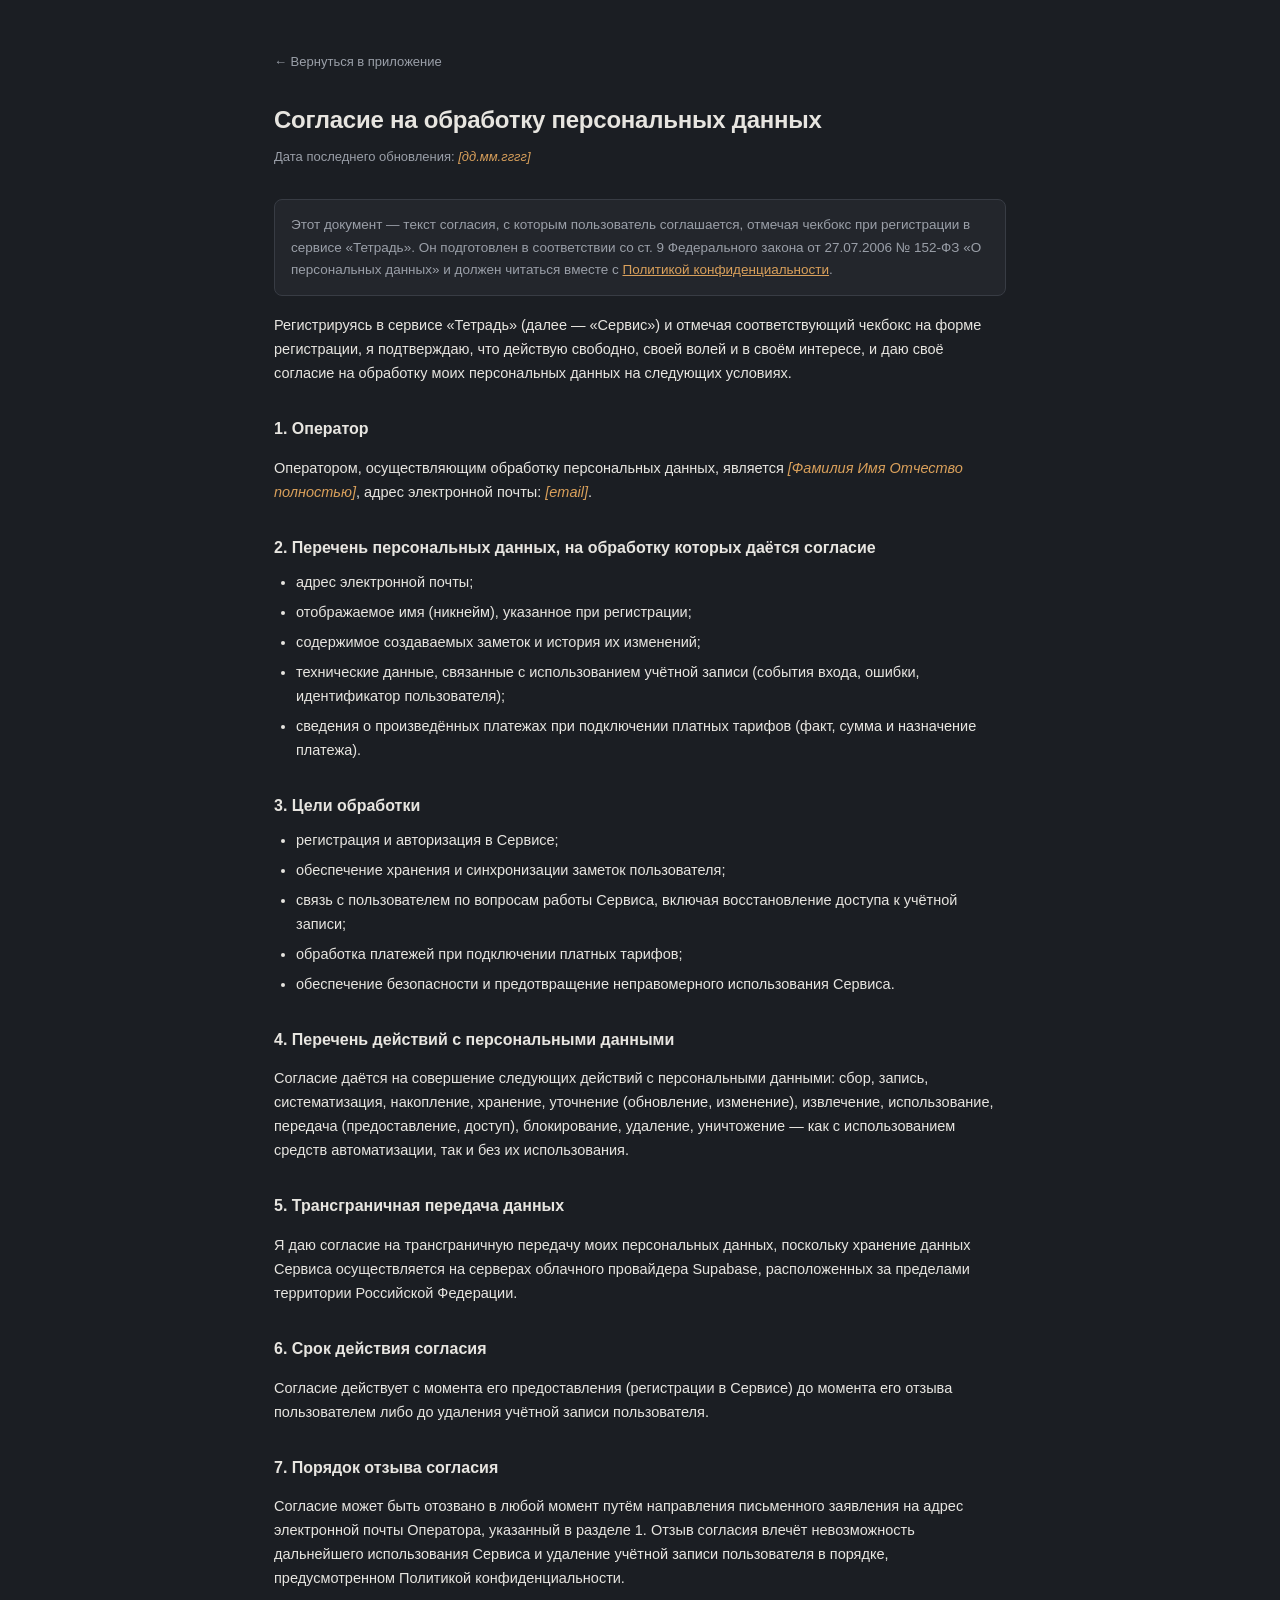
<file: consent.html>
<!DOCTYPE html>
<html lang="ru">
<head>
<meta charset="UTF-8">
<meta name="viewport" content="width=device-width, initial-scale=1.0">
<title>Согласие на обработку персональных данных — Тетрадь</title>
<style>
  :root {
    --bg: #1B1E23;
    --panel: #23262C;
    --line: #383C44;
    --text: #E7E5E0;
    --text-dim: #9A9FA8;
    --accent: #D9A05B;
    --radius: 14px;
    --radius-sm: 8px;
  }
  * { box-sizing: border-box; }
  html, body {
    margin: 0;
    background: var(--bg);
    color: var(--text);
    font-family: 'Ubuntu', -apple-system, BlinkMacSystemFont, "Segoe UI", sans-serif;
    line-height: 1.65;
  }
  .wrap {
    max-width: 780px;
    margin: 0 auto;
    padding: 48px 24px 96px;
  }
  a { color: var(--accent); }
  .back-link {
    display: inline-block;
    margin-bottom: 28px;
    font-size: 13px;
    color: var(--text-dim);
    text-decoration: none;
  }
  .back-link:hover { color: var(--accent); }
  h1 {
    font-size: 24px;
    margin: 0 0 6px;
    letter-spacing: -0.01em;
  }
  .updated {
    color: var(--text-dim);
    font-size: 13px;
    margin: 0 0 32px;
  }
  h2 {
    font-size: 16px;
    margin: 30px 0 10px;
  }
  p, li { font-size: 14.5px; color: var(--text); }
  ul, ol { padding-left: 22px; margin: 10px 0; }
  li { margin-bottom: 6px; }
  .note {
    background: var(--panel);
    border: 1px solid var(--line);
    border-radius: var(--radius-sm);
    padding: 14px 16px;
    font-size: 13.5px;
    color: var(--text-dim);
    margin: 18px 0;
  }
  .placeholder { color: var(--accent); font-style: italic; }
</style>
</head>
<body>
<div class="wrap">
  <a class="back-link" href="index.html">← Вернуться в приложение</a>
  <h1>Согласие на обработку персональных данных</h1>
  <p class="updated">Дата последнего обновления: <span class="placeholder">[дд.мм.гггг]</span></p>

  <div class="note">
    Этот документ — текст согласия, с которым пользователь соглашается, отмечая чекбокс при регистрации в сервисе «Тетрадь». Он подготовлен в соответствии со ст. 9 Федерального закона от 27.07.2006 № 152-ФЗ «О персональных данных» и должен читаться вместе с <a href="privacy.html">Политикой конфиденциальности</a>.
  </div>

  <p>
    Регистрируясь в сервисе «Тетрадь» (далее — «Сервис») и отмечая соответствующий чекбокс на форме регистрации, я подтверждаю, что действую свободно, своей волей и в своём интересе, и даю своё согласие на обработку моих персональных данных на следующих условиях.
  </p>

  <h2>1. Оператор</h2>
  <p>
    Оператором, осуществляющим обработку персональных данных, является <span class="placeholder">[Фамилия Имя Отчество полностью]</span>, адрес электронной почты: <span class="placeholder">[email]</span>.
  </p>

  <h2>2. Перечень персональных данных, на обработку которых даётся согласие</h2>
  <ul>
    <li>адрес электронной почты;</li>
    <li>отображаемое имя (никнейм), указанное при регистрации;</li>
    <li>содержимое создаваемых заметок и история их изменений;</li>
    <li>технические данные, связанные с использованием учётной записи (события входа, ошибки, идентификатор пользователя);</li>
    <li>сведения о произведённых платежах при подключении платных тарифов (факт, сумма и назначение платежа).</li>
  </ul>

  <h2>3. Цели обработки</h2>
  <ul>
    <li>регистрация и авторизация в Сервисе;</li>
    <li>обеспечение хранения и синхронизации заметок пользователя;</li>
    <li>связь с пользователем по вопросам работы Сервиса, включая восстановление доступа к учётной записи;</li>
    <li>обработка платежей при подключении платных тарифов;</li>
    <li>обеспечение безопасности и предотвращение неправомерного использования Сервиса.</li>
  </ul>

  <h2>4. Перечень действий с персональными данными</h2>
  <p>
    Согласие даётся на совершение следующих действий с персональными данными: сбор, запись, систематизация, накопление, хранение, уточнение (обновление, изменение), извлечение, использование, передача (предоставление, доступ), блокирование, удаление, уничтожение — как с использованием средств автоматизации, так и без их использования.
  </p>

  <h2>5. Трансграничная передача данных</h2>
  <p>
    Я даю согласие на трансграничную передачу моих персональных данных, поскольку хранение данных Сервиса осуществляется на серверах облачного провайдера Supabase, расположенных за пределами территории Российской Федерации.
  </p>

  <h2>6. Срок действия согласия</h2>
  <p>
    Согласие действует с момента его предоставления (регистрации в Сервисе) до момента его отзыва пользователем либо до удаления учётной записи пользователя.
  </p>

  <h2>7. Порядок отзыва согласия</h2>
  <p>
    Согласие может быть отозвано в любой момент путём направления письменного заявления на адрес электронной почты Оператора, указанный в разделе 1. Отзыв согласия влечёт невозможность дальнейшего использования Сервиса и удаление учётной записи пользователя в порядке, предусмотренном Политикой конфиденциальности.
  </p>

</div>
</body>
</html>
</file>
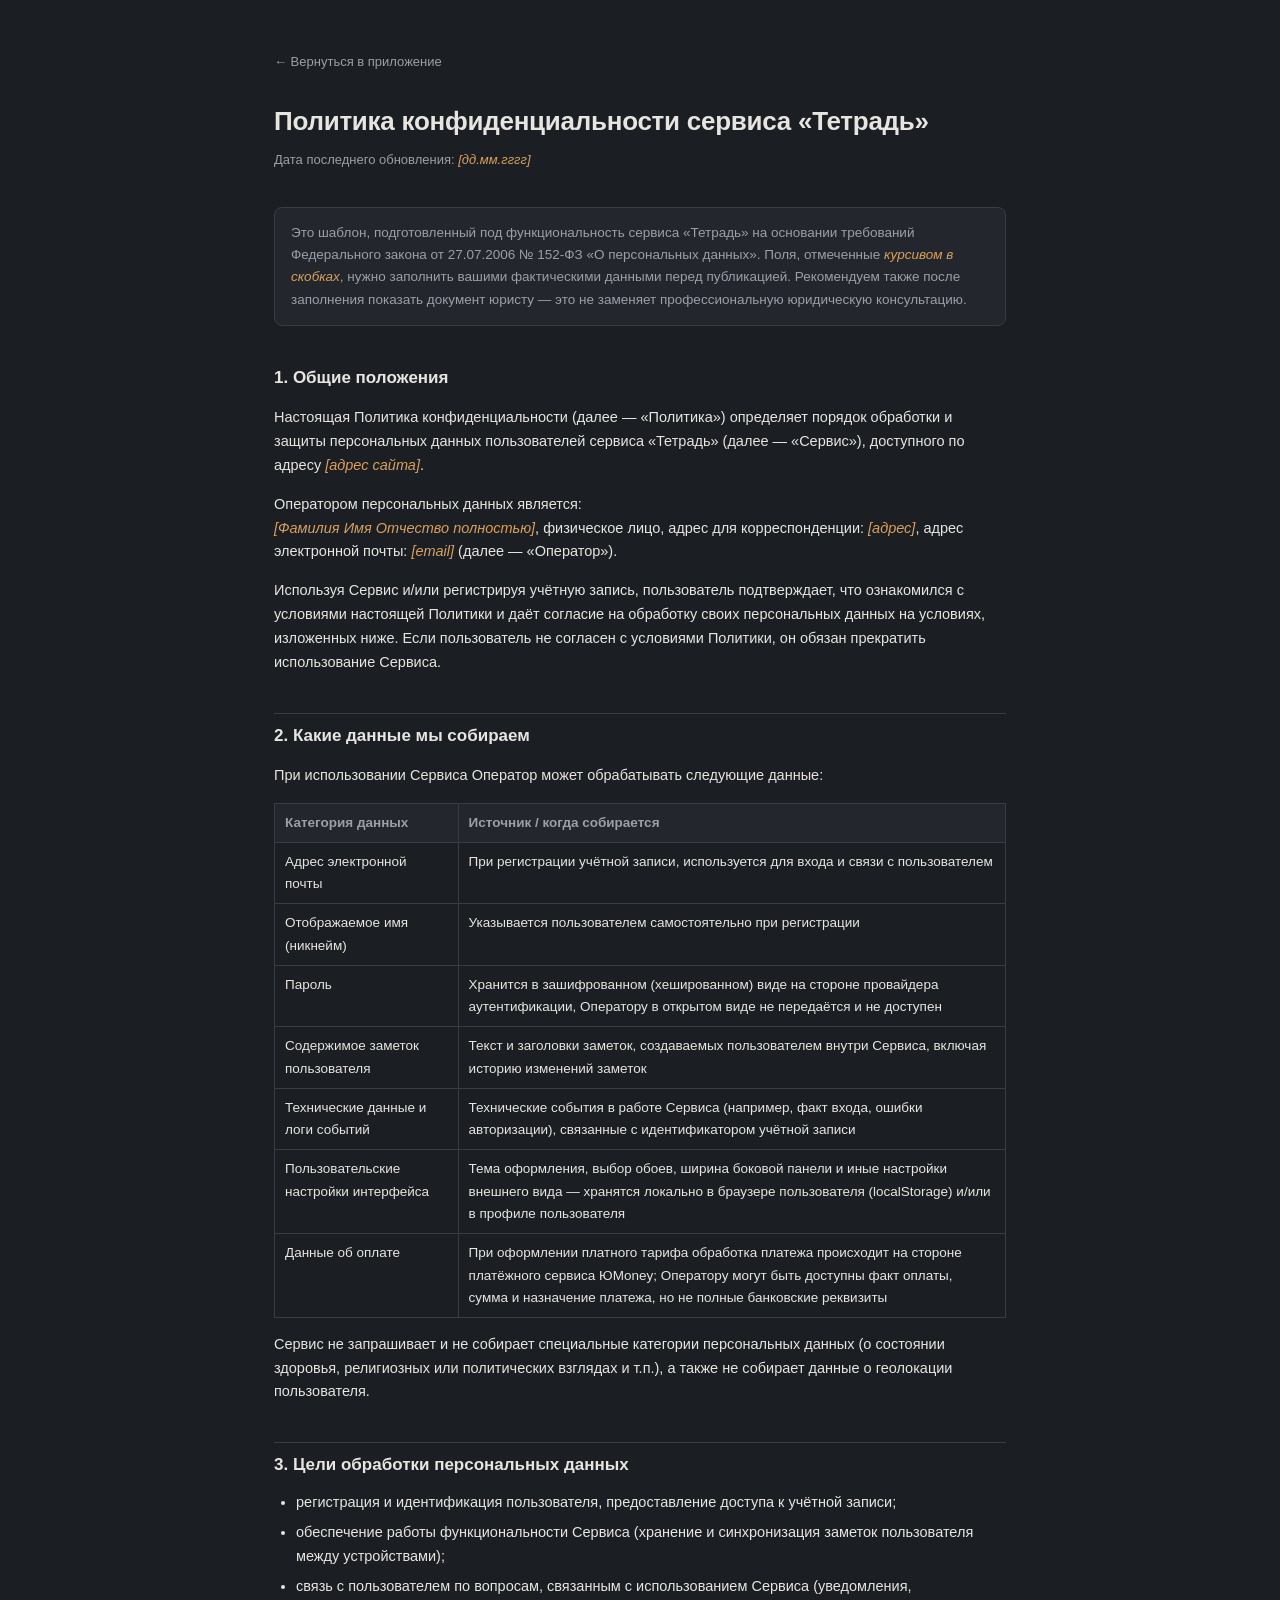
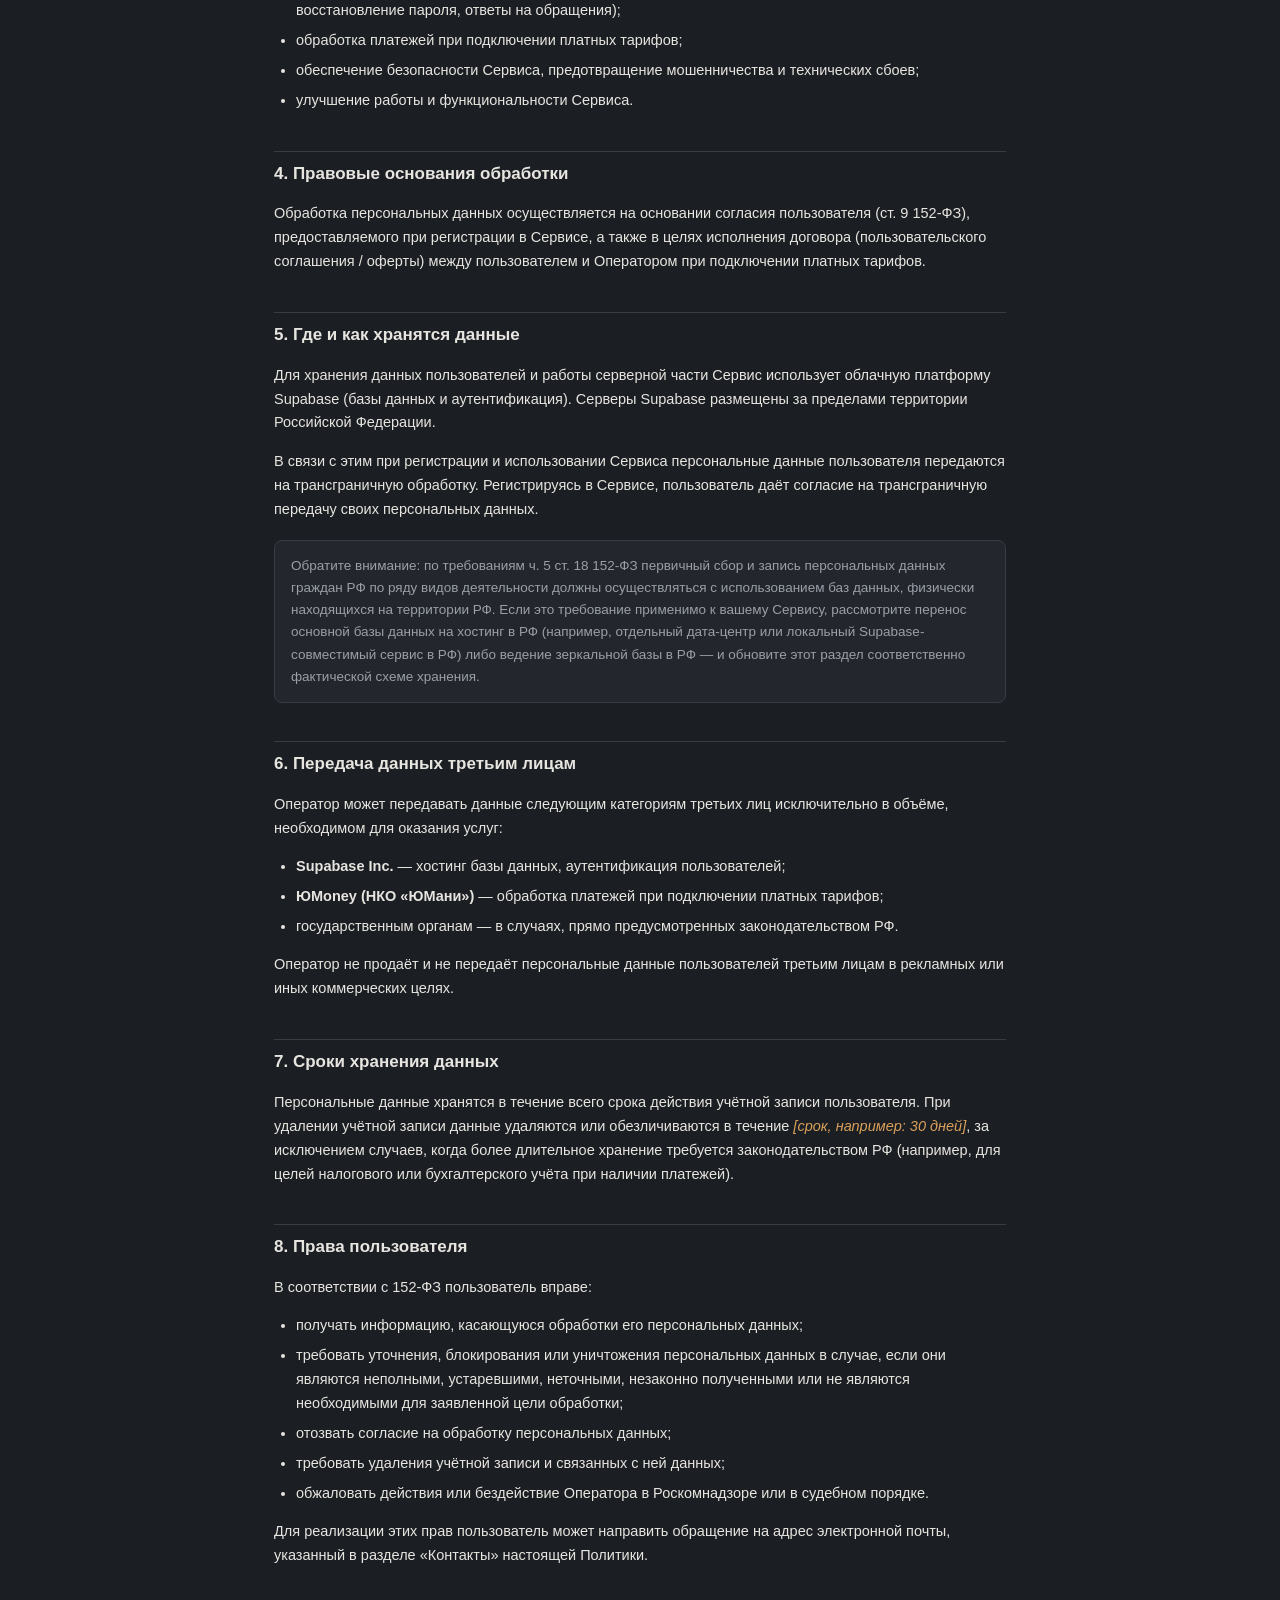
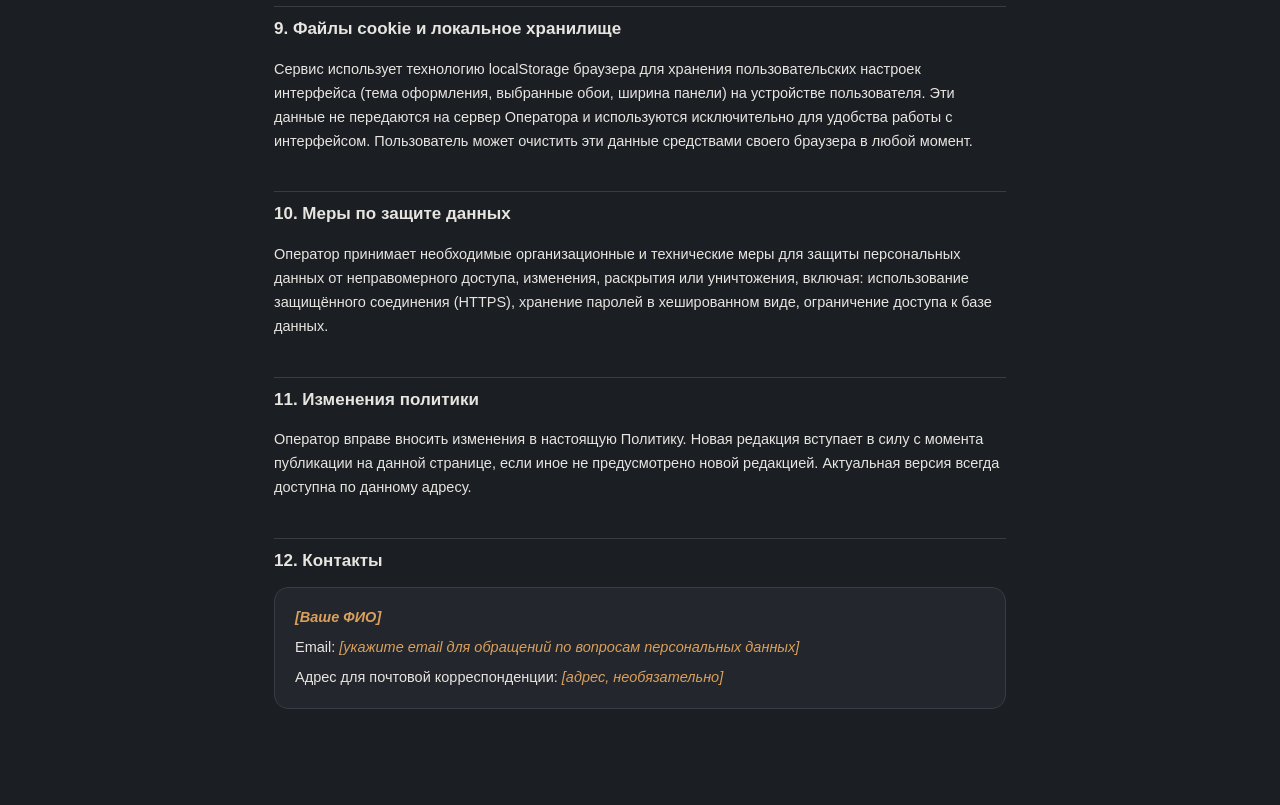
<file: privacy.html>
<!DOCTYPE html>
<html lang="ru">
<head>
<meta charset="UTF-8">
<meta name="viewport" content="width=device-width, initial-scale=1.0">
<title>Политика конфиденциальности — Тетрадь</title>
<style>
  :root {
    --bg: #1B1E23;
    --panel: #23262C;
    --panel-2: #2A2E35;
    --line: #383C44;
    --text: #E7E5E0;
    --text-dim: #9A9FA8;
    --accent: #D9A05B;
    --radius: 14px;
    --radius-sm: 8px;
  }
  * { box-sizing: border-box; }
  html, body {
    margin: 0;
    background: var(--bg);
    color: var(--text);
    font-family: 'Ubuntu', -apple-system, BlinkMacSystemFont, "Segoe UI", sans-serif;
    line-height: 1.65;
  }
  .wrap {
    max-width: 780px;
    margin: 0 auto;
    padding: 48px 24px 96px;
  }
  a { color: var(--accent); }
  .back-link {
    display: inline-block;
    margin-bottom: 28px;
    font-size: 13px;
    color: var(--text-dim);
    text-decoration: none;
  }
  .back-link:hover { color: var(--accent); }
  h1 {
    font-size: 26px;
    margin: 0 0 6px;
    letter-spacing: -0.01em;
  }
  .updated {
    color: var(--text-dim);
    font-size: 13px;
    margin: 0 0 36px;
  }
  h2 {
    font-size: 17px;
    margin: 38px 0 12px;
    padding-top: 8px;
    border-top: 1px solid var(--line);
  }
  h2:first-of-type { border-top: none; padding-top: 0; }
  p, li { font-size: 14.5px; color: var(--text); }
  ul, ol { padding-left: 22px; margin: 10px 0; }
  li { margin-bottom: 6px; }
  .note {
    background: var(--panel);
    border: 1px solid var(--line);
    border-radius: var(--radius-sm);
    padding: 14px 16px;
    font-size: 13.5px;
    color: var(--text-dim);
    margin: 18px 0;
  }
  .placeholder {
    color: var(--accent);
    font-style: italic;
  }
  table {
    width: 100%;
    border-collapse: collapse;
    margin: 14px 0;
    font-size: 13.5px;
  }
  th, td {
    border: 1px solid var(--line);
    padding: 8px 10px;
    text-align: left;
    vertical-align: top;
  }
  th { background: var(--panel); color: var(--text-dim); font-weight: 600; }
  .contacts {
    background: var(--panel);
    border: 1px solid var(--line);
    border-radius: var(--radius);
    padding: 18px 20px;
    margin-top: 12px;
  }
</style>
</head>
<body>
<div class="wrap">
  <a class="back-link" href="index.html">← Вернуться в приложение</a>
  <h1>Политика конфиденциальности сервиса «Тетрадь»</h1>
  <p class="updated">Дата последнего обновления: <span class="placeholder">[дд.мм.гггг]</span></p>

  <div class="note">
    Это шаблон, подготовленный под функциональность сервиса «Тетрадь» на основании требований Федерального закона от 27.07.2006 № 152-ФЗ «О персональных данных». Поля, отмеченные <span class="placeholder">курсивом в скобках</span>, нужно заполнить вашими фактическими данными перед публикацией. Рекомендуем также после заполнения показать документ юристу — это не заменяет профессиональную юридическую консультацию.
  </div>

  <h2>1. Общие положения</h2>
  <p>
    Настоящая Политика конфиденциальности (далее — «Политика») определяет порядок обработки и защиты персональных данных пользователей сервиса «Тетрадь» (далее — «Сервис»), доступного по адресу <span class="placeholder">[адрес сайта]</span>.
  </p>
  <p>
    Оператором персональных данных является:<br>
    <span class="placeholder">[Фамилия Имя Отчество полностью]</span>, физическое лицо, адрес для корреспонденции: <span class="placeholder">[адрес]</span>, адрес электронной почты: <span class="placeholder">[email]</span> (далее — «Оператор»).
  </p>
  <p>
    Используя Сервис и/или регистрируя учётную запись, пользователь подтверждает, что ознакомился с условиями настоящей Политики и даёт согласие на обработку своих персональных данных на условиях, изложенных ниже. Если пользователь не согласен с условиями Политики, он обязан прекратить использование Сервиса.
  </p>

  <h2>2. Какие данные мы собираем</h2>
  <p>При использовании Сервиса Оператор может обрабатывать следующие данные:</p>
  <table>
    <tr><th>Категория данных</th><th>Источник / когда собирается</th></tr>
    <tr><td>Адрес электронной почты</td><td>При регистрации учётной записи, используется для входа и связи с пользователем</td></tr>
    <tr><td>Отображаемое имя (никнейм)</td><td>Указывается пользователем самостоятельно при регистрации</td></tr>
    <tr><td>Пароль</td><td>Хранится в зашифрованном (хешированном) виде на стороне провайдера аутентификации, Оператору в открытом виде не передаётся и не доступен</td></tr>
    <tr><td>Содержимое заметок пользователя</td><td>Текст и заголовки заметок, создаваемых пользователем внутри Сервиса, включая историю изменений заметок</td></tr>
    <tr><td>Технические данные и логи событий</td><td>Технические события в работе Сервиса (например, факт входа, ошибки авторизации), связанные с идентификатором учётной записи</td></tr>
    <tr><td>Пользовательские настройки интерфейса</td><td>Тема оформления, выбор обоев, ширина боковой панели и иные настройки внешнего вида — хранятся локально в браузере пользователя (localStorage) и/или в профиле пользователя</td></tr>
    <tr><td>Данные об оплате</td><td>При оформлении платного тарифа обработка платежа происходит на стороне платёжного сервиса ЮMoney; Оператору могут быть доступны факт оплаты, сумма и назначение платежа, но не полные банковские реквизиты</td></tr>
  </table>
  <p>
    Сервис не запрашивает и не собирает специальные категории персональных данных (о состоянии здоровья, религиозных или политических взглядах и т.п.), а также не собирает данные о геолокации пользователя.
  </p>

  <h2>3. Цели обработки персональных данных</h2>
  <ul>
    <li>регистрация и идентификация пользователя, предоставление доступа к учётной записи;</li>
    <li>обеспечение работы функциональности Сервиса (хранение и синхронизация заметок пользователя между устройствами);</li>
    <li>связь с пользователем по вопросам, связанным с использованием Сервиса (уведомления, восстановление пароля, ответы на обращения);</li>
    <li>обработка платежей при подключении платных тарифов;</li>
    <li>обеспечение безопасности Сервиса, предотвращение мошенничества и технических сбоев;</li>
    <li>улучшение работы и функциональности Сервиса.</li>
  </ul>

  <h2>4. Правовые основания обработки</h2>
  <p>
    Обработка персональных данных осуществляется на основании согласия пользователя (ст. 9 152-ФЗ), предоставляемого при регистрации в Сервисе, а также в целях исполнения договора (пользовательского соглашения / оферты) между пользователем и Оператором при подключении платных тарифов.
  </p>

  <h2>5. Где и как хранятся данные</h2>
  <p>
    Для хранения данных пользователей и работы серверной части Сервис использует облачную платформу Supabase (базы данных и аутентификация). Серверы Supabase размещены за пределами территории Российской Федерации.
  </p>
  <p>
    В связи с этим при регистрации и использовании Сервиса персональные данные пользователя передаются на трансграничную обработку. Регистрируясь в Сервисе, пользователь даёт согласие на трансграничную передачу своих персональных данных.
  </p>
  <div class="note">
    Обратите внимание: по требованиям ч. 5 ст. 18 152-ФЗ первичный сбор и запись персональных данных граждан РФ по ряду видов деятельности должны осуществляться с использованием баз данных, физически находящихся на территории РФ. Если это требование применимо к вашему Сервису, рассмотрите перенос основной базы данных на хостинг в РФ (например, отдельный дата-центр или локальный Supabase-совместимый сервис в РФ) либо ведение зеркальной базы в РФ — и обновите этот раздел соответственно фактической схеме хранения.
  </div>

  <h2>6. Передача данных третьим лицам</h2>
  <p>Оператор может передавать данные следующим категориям третьих лиц исключительно в объёме, необходимом для оказания услуг:</p>
  <ul>
    <li><strong>Supabase Inc.</strong> — хостинг базы данных, аутентификация пользователей;</li>
    <li><strong>ЮMoney (НКО «ЮМани»)</strong> — обработка платежей при подключении платных тарифов;</li>
    <li>государственным органам — в случаях, прямо предусмотренных законодательством РФ.</li>
  </ul>
  <p>Оператор не продаёт и не передаёт персональные данные пользователей третьим лицам в рекламных или иных коммерческих целях.</p>

  <h2>7. Сроки хранения данных</h2>
  <p>
    Персональные данные хранятся в течение всего срока действия учётной записи пользователя. При удалении учётной записи данные удаляются или обезличиваются в течение <span class="placeholder">[срок, например: 30 дней]</span>, за исключением случаев, когда более длительное хранение требуется законодательством РФ (например, для целей налогового или бухгалтерского учёта при наличии платежей).
  </p>

  <h2>8. Права пользователя</h2>
  <p>В соответствии с 152-ФЗ пользователь вправе:</p>
  <ul>
    <li>получать информацию, касающуюся обработки его персональных данных;</li>
    <li>требовать уточнения, блокирования или уничтожения персональных данных в случае, если они являются неполными, устаревшими, неточными, незаконно полученными или не являются необходимыми для заявленной цели обработки;</li>
    <li>отозвать согласие на обработку персональных данных;</li>
    <li>требовать удаления учётной записи и связанных с ней данных;</li>
    <li>обжаловать действия или бездействие Оператора в Роскомнадзоре или в судебном порядке.</li>
  </ul>
  <p>
    Для реализации этих прав пользователь может направить обращение на адрес электронной почты, указанный в разделе «Контакты» настоящей Политики.
  </p>

  <h2>9. Файлы cookie и локальное хранилище</h2>
  <p>
    Сервис использует технологию localStorage браузера для хранения пользовательских настроек интерфейса (тема оформления, выбранные обои, ширина панели) на устройстве пользователя. Эти данные не передаются на сервер Оператора и используются исключительно для удобства работы с интерфейсом. Пользователь может очистить эти данные средствами своего браузера в любой момент.
  </p>

  <h2>10. Меры по защите данных</h2>
  <p>
    Оператор принимает необходимые организационные и технические меры для защиты персональных данных от неправомерного доступа, изменения, раскрытия или уничтожения, включая: использование защищённого соединения (HTTPS), хранение паролей в хешированном виде, ограничение доступа к базе данных.
  </p>

  <h2>11. Изменения политики</h2>
  <p>
    Оператор вправе вносить изменения в настоящую Политику. Новая редакция вступает в силу с момента публикации на данной странице, если иное не предусмотрено новой редакцией. Актуальная версия всегда доступна по данному адресу.
  </p>

  <h2>12. Контакты</h2>
  <div class="contacts">
    <p style="margin:0 0 6px;"><strong><span class="placeholder">[Ваше ФИО]</span></strong></p>
    <p style="margin:0 0 6px;">Email: <span class="placeholder">[укажите email для обращений по вопросам персональных данных]</span></p>
    <p style="margin:0;">Адрес для почтовой корреспонденции: <span class="placeholder">[адрес, необязательно]</span></p>
  </div>

</div>
</body>
</html>
</file>
